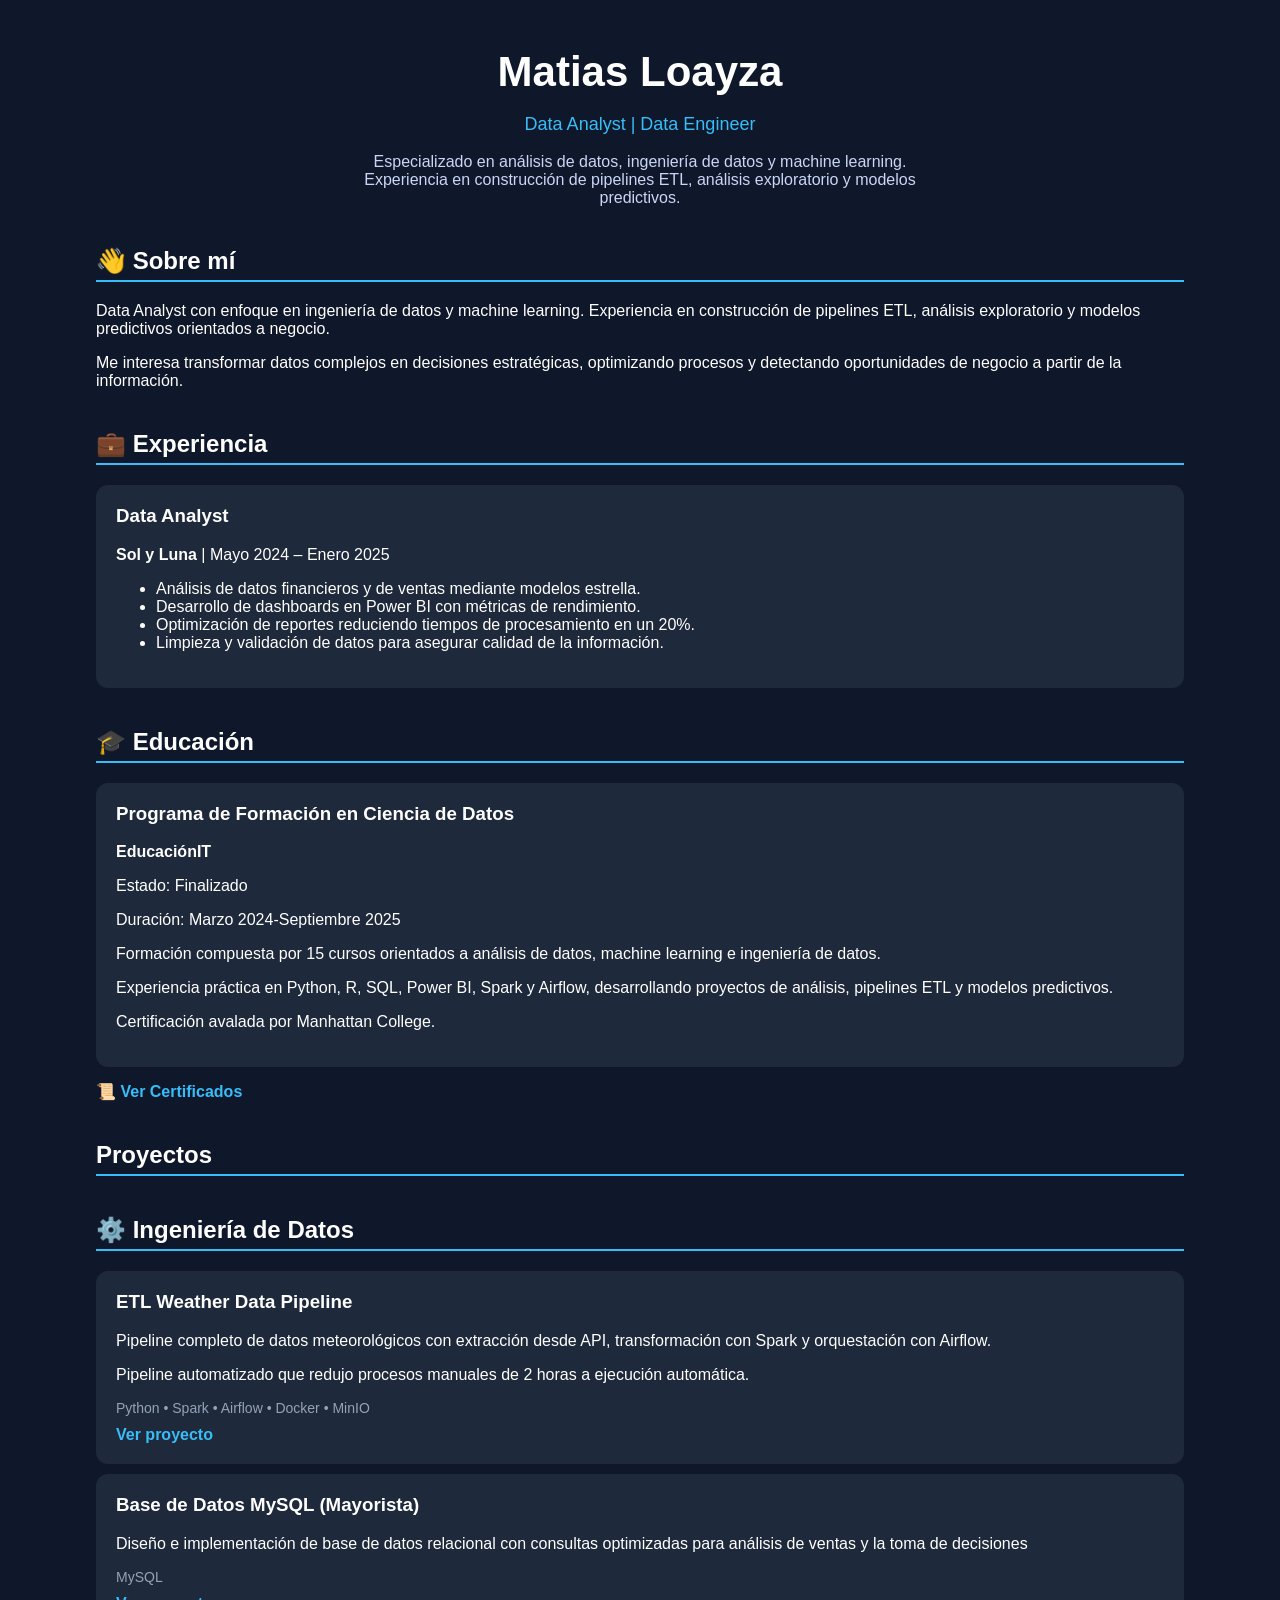
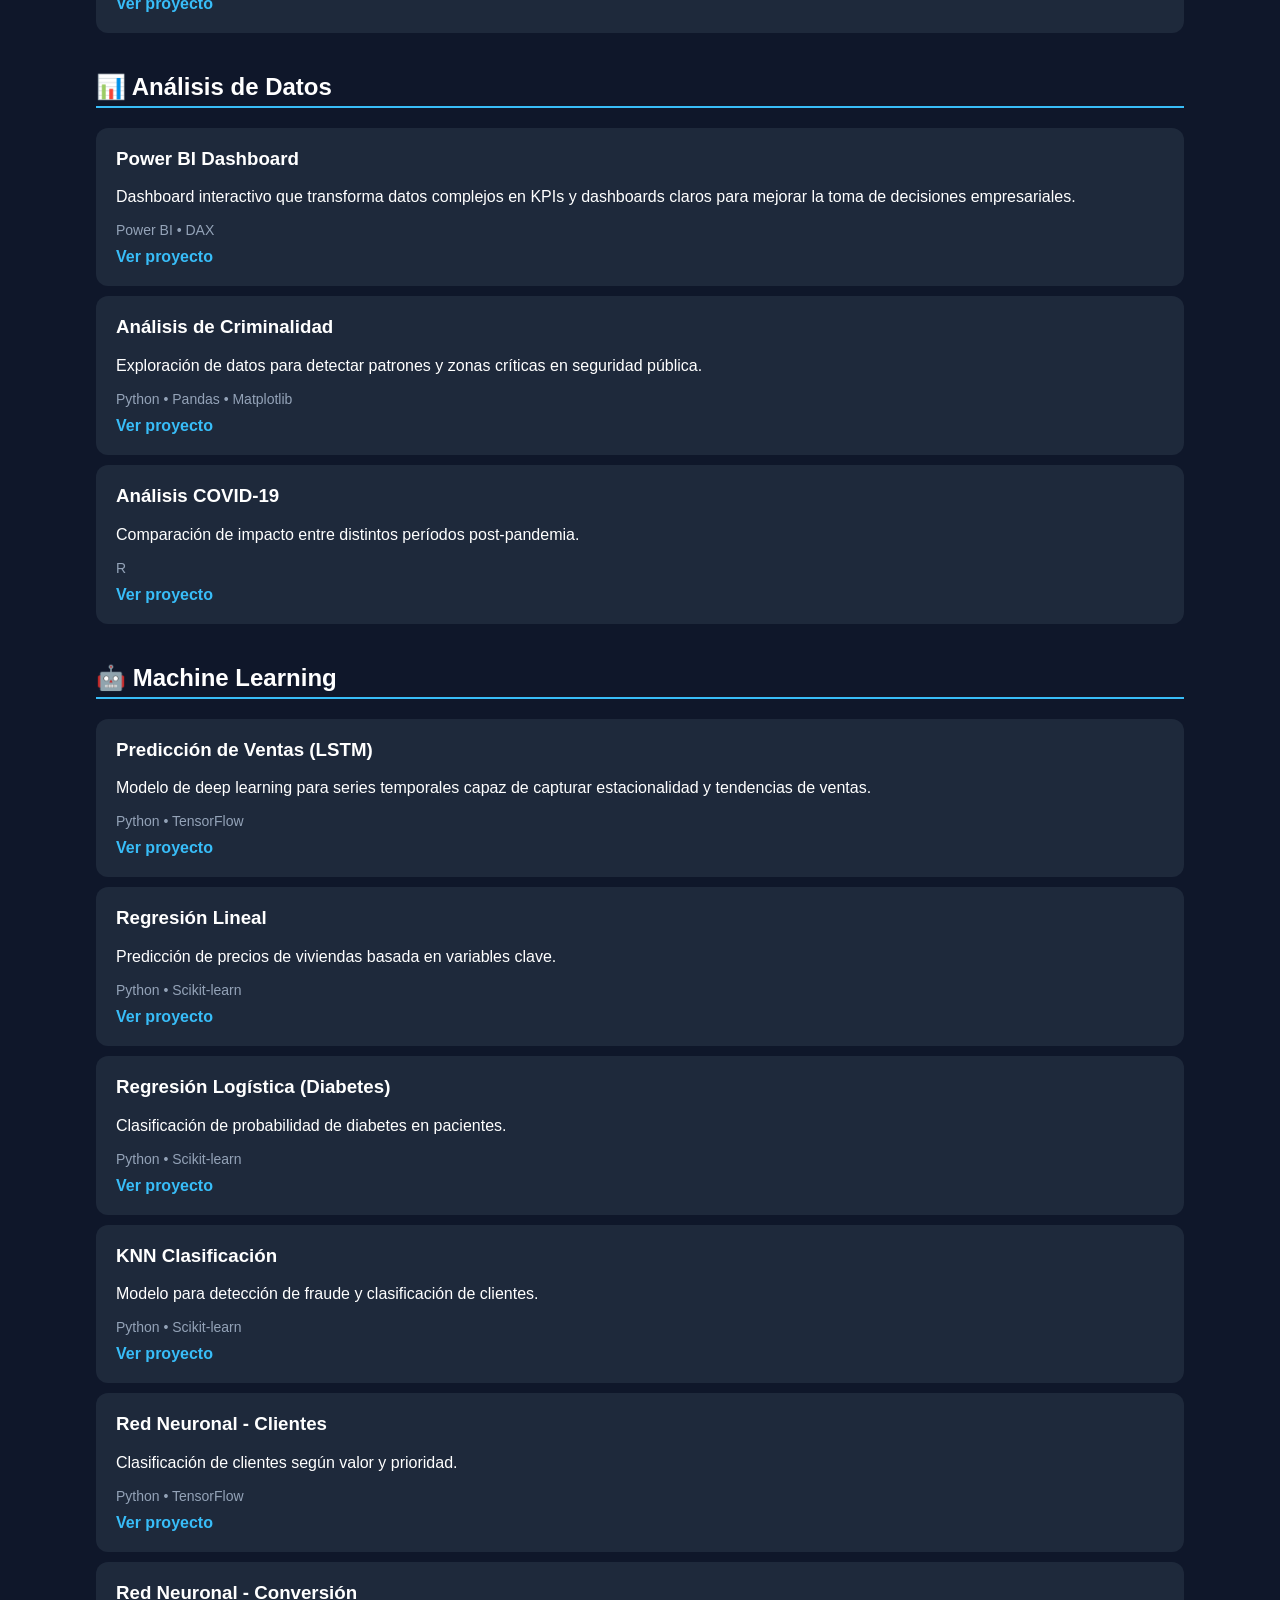
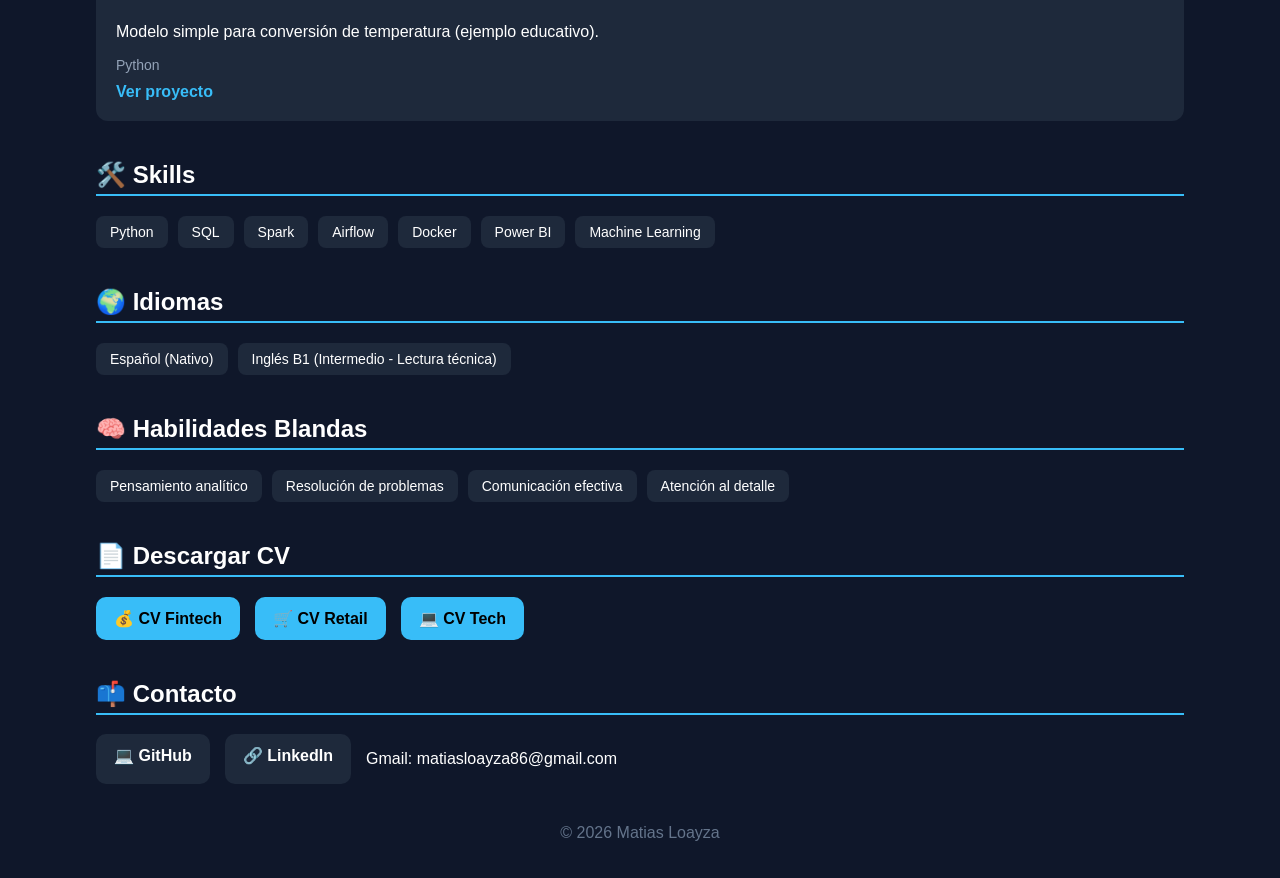
<file: index.html>
<!DOCTYPE html>
<html lang="es">
<title>Matias Loayza | Data Portfolio</title>
<head>
  <meta charset="UTF-8">
  <link rel="icon" href="M.png">
  <link rel="stylesheet" href="styles.css">
</head>

<body>

<div class="container">

  <!-- HEADER -->
  <header>
    <h1>Matias Loayza</h1>
    <p class="subtitle">Data Analyst | Data Engineer</p>
    <p class="description">
      Especializado en análisis de datos, ingeniería de datos y machine learning.
      Experiencia en construcción de pipelines ETL, análisis exploratorio y modelos predictivos.
    </p>
  </header>

<section>
  <h2>👋 Sobre mí</h2>

  <p>
     Data Analyst con enfoque en ingeniería de datos y machine learning.
     Experiencia en construcción de pipelines ETL, análisis exploratorio
     y modelos predictivos orientados a negocio.
</p>

  <p>
    Me interesa transformar datos complejos en decisiones estratégicas, optimizando procesos
    y detectando oportunidades de negocio a partir de la información.
  </p>
</section>
  
  <section>
  <h2>💼 Experiencia</h2>

  <div class="card">
    <h3>Data Analyst</h3>
    <p><strong>Sol y Luna</strong> | Mayo 2024 – Enero 2025</p>

    <ul>
      <li>Análisis de datos financieros y de ventas mediante modelos estrella.</li>
      <li>Desarrollo de dashboards en Power BI con métricas de rendimiento.</li>
      <li>Optimización de reportes reduciendo tiempos de procesamiento en un 20%.</li>
      <li>Limpieza y validación de datos para asegurar calidad de la información.</li>
    </ul>
  </div>

</section>

<section>
  <h2>🎓 Educación</h2>

  <div class="card">
    <h3>Programa de Formación en Ciencia de Datos</h3>
    <p><strong>EducaciónIT</strong></p>
    <p>Estado: Finalizado</p>
    <p> Duración: Marzo 2024-Septiembre 2025</p>
    <p>
      Formación compuesta por 15 cursos orientados a análisis de datos, machine learning e ingeniería de datos.
    </p>
    <p>
      Experiencia práctica en Python, R, SQL, Power BI, Spark y Airflow, desarrollando proyectos de análisis, pipelines ETL y modelos predictivos.
    </p>
    <p>
      Certificación avalada por Manhattan College.
    </p>
  </div>
  <a href="Certificados.html" class="cv-buttons">
  📜 Ver Certificados
  </a>
</section>

<h2>Proyectos</h2>
  <!-- DATA ENGINEERING -->
  <section>
    <h2>⚙️ Ingeniería de Datos</h2>

    <div class="card">
      <h3>ETL Weather Data Pipeline</h3>
      <p>
        Pipeline completo de datos meteorológicos con extracción desde API,
        transformación con Spark y orquestación con Airflow.
      </p>
      <p>
  Pipeline automatizado que redujo procesos manuales de 2 horas a ejecución automática.
</p>
      <p class="tech">Python • Spark • Airflow • Docker • MinIO</p>
      <a href="https://github.com/miguel00617/Open_Meteo" target="_blank">Ver proyecto</a>
    </div>

    <div class="card">
      <h3>Base de Datos MySQL (Mayorista)</h3>
      <p>
        Diseño e implementación de base de datos relacional con consultas optimizadas
        para análisis de ventas y la toma de decisiones
      </p>
      <p class="tech">MySQL</p>
      <a href="https://github.com/miguel00617/Database-Missi-Pet" target="_blank">Ver proyecto</a>
    </div>

  </section>

  <!-- DATA ANALYSIS -->
  <section>
    <h2>📊 Análisis de Datos</h2>

    <div class="card">
      <h3>Power BI Dashboard</h3>
      <p>
        Dashboard interactivo que transforma datos complejos en KPIs y dashboards claros para mejorar la toma de decisiones empresariales.
      </p>
      <p class="tech">Power BI • DAX</p>
      <a href="https://github.com/miguel00617/AD-en-Power-Bi" target="_blank">Ver proyecto</a>
    </div>

    <div class="card">
      <h3>Análisis de Criminalidad</h3>
      <p>
        Exploración de datos para detectar patrones y zonas críticas
        en seguridad pública.
      </p>
      <p class="tech">Python • Pandas • Matplotlib</p>
      <a href="https://github.com/miguel00617/AD-con-Python" target="_blank">Ver proyecto</a>
    </div>

    <div class="card">
      <h3>Análisis COVID-19</h3>
      <p>Comparación de impacto entre distintos períodos post-pandemia.</p>
      <p class="tech">R</p>
      <a href="https://github.com/miguel00617/AD-R" target="_blank">Ver proyecto</a>
    </div>

  </section>

  <!-- MACHINE LEARNING -->
  <section>
    <h2>🤖 Machine Learning</h2>

    <div class="card">
      <h3>Predicción de Ventas (LSTM)</h3>
      <p>
        Modelo de deep learning para series temporales capaz de capturar
        estacionalidad y tendencias de ventas.
      </p>
      <p class="tech">Python • TensorFlow</p>
      <a href="https://github.com/miguel00617/Prediccion_VentasRNN" target="_blank">Ver proyecto</a>
    </div>

    <div class="card">
      <h3>Regresión Lineal</h3>
      <p>Predicción de precios de viviendas basada en variables clave.</p>
      <p class="tech">Python • Scikit-learn</p>
      <a href="https://github.com/miguel00617/RegresionLineal_Proyecto" target="_blank">Ver proyecto</a>
    </div>

    <div class="card">
      <h3>Regresión Logística (Diabetes)</h3>
      <p>Clasificación de probabilidad de diabetes en pacientes.</p>
      <p class="tech">Python • Scikit-learn</p>
      <a href="https://github.com/miguel00617/Regresion-Logistica-Diabetes" target="_blank">Ver proyecto</a>
    </div>

    <div class="card">
      <h3>KNN Clasificación</h3>
      <p>Modelo para detección de fraude y clasificación de clientes.</p>
      <p class="tech">Python • Scikit-learn</p>
      <a href="https://github.com/miguel00617/K-Vecinos" target="_blank">Ver proyecto</a>
    </div>

    <div class="card">
      <h3>Red Neuronal - Clientes</h3>
      <p>Clasificación de clientes según valor y prioridad.</p>
      <p class="tech">Python • TensorFlow</p>
      <a href="https://github.com/miguel00617/Red-Neuronal-Clientes" target="_blank">Ver proyecto</a>
    </div>

    <div class="card">
      <h3>Red Neuronal - Conversión</h3>
      <p>Modelo simple para conversión de temperatura (ejemplo educativo).</p>
      <p class="tech">Python</p>
      <a href="https://github.com/miguel00617/Conversion-de-Temperatura" target="_blank">Ver proyecto</a>
    </div>


  </section>

  <!-- SKILLS -->
  <section>
    <h2>🛠️ Skills</h2>
    <div class="skills">
      <span>Python</span>
      <span>SQL</span>
      <span>Spark</span>
      <span>Airflow</span>
      <span>Docker</span>
      <span>Power BI</span>
      <span>Machine Learning</span>
    </div>
  </section>

  <section>
  <h2>🌍 Idiomas</h2>

  <div class="skills">
    <span>Español (Nativo)</span>
    <span>Inglés B1 (Intermedio - Lectura técnica)</span>
  </div>
</section>


<section>
  <h2>🧠 Habilidades Blandas</h2>

  <div class="skills">
    <span>Pensamiento analítico</span>
    <span>Resolución de problemas</span>
    <span>Comunicación efectiva</span>
    <span>Atención al detalle</span>
  </div>
</section>

<section>
  <h2>📄 Descargar CV</h2>

  <div class="cv-buttons">

    <a href="cv/Cv-Fintech-Matias Loayza.pdf (2).pdf" target="_blank">
      💰 CV Fintech
    </a>

    <a href="cv/CV_Retail_MatiasLoayza (1).pdf" target="_blank">
      🛒 CV Retail
    </a>

    <a href="cv/CV_Tech_MatiasLoayza (3).pdf" target="_blank">
      💻 CV Tech
    </a>

  </div>
</section>

  <section>
  <h2>📫 Contacto</h2>

  <div class="contact">
    <a href="https://github.com/miguel00617/My-Portfolio" target="_blank">
      💻 GitHub
    </a>
    <a href="https://www.linkedin.com/in/matias-loayza-317051259" target="_blank">
  🔗 LinkedIn
    </a>
    <p>Gmail: matiasloayza86@gmail.com</p>
  </div>
</section>

  <!-- FOOTER -->
  <footer>
    <p>© 2026 Matias Loayza</p>
  </footer>

</div>

</body>
</html>
</file>
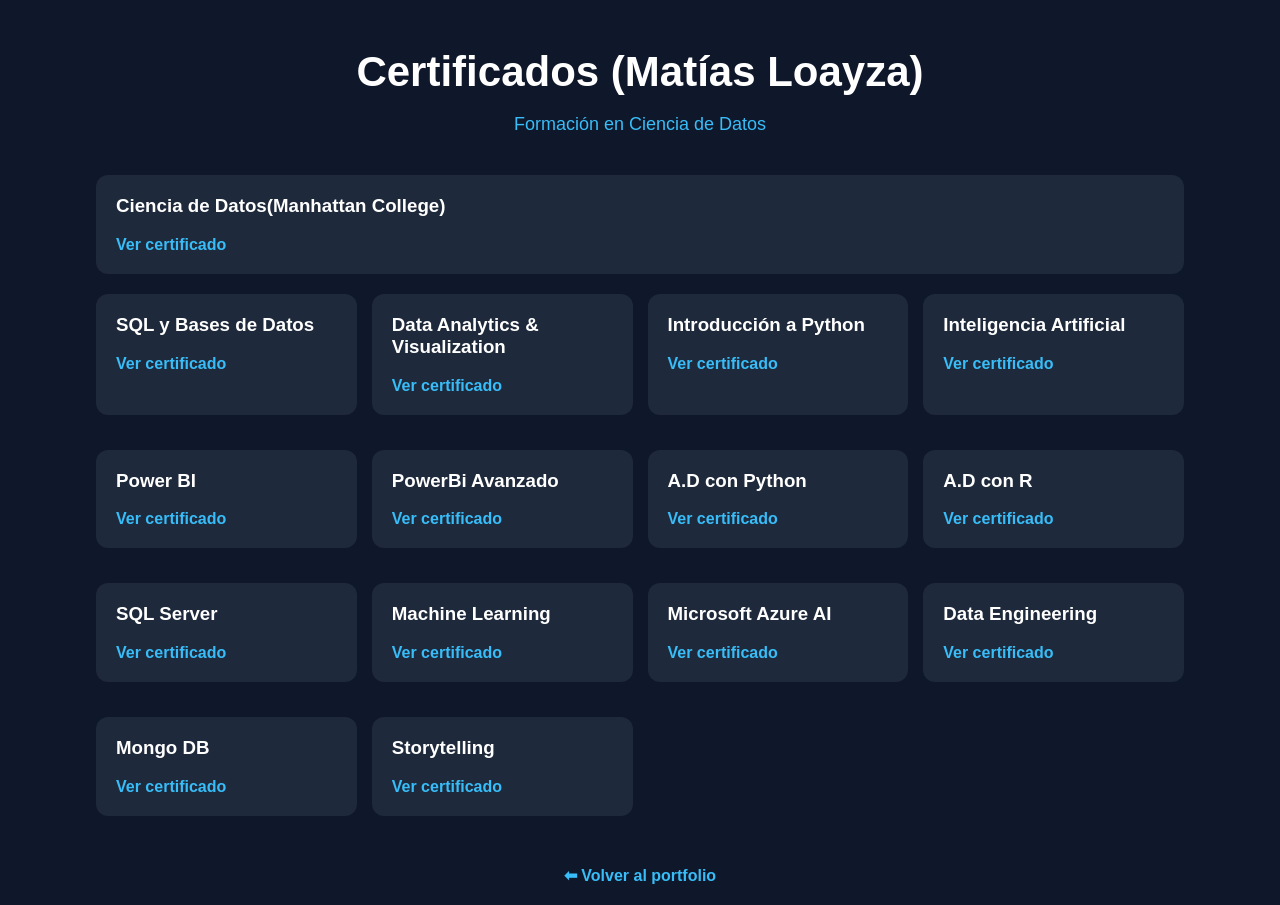
<file: Certificados.html>
<!DOCTYPE html>
<html lang="es">
<head>
  <meta charset="UTF-8">
  <title>Certificados | Matias Loayza</title>
  <link rel="icon" href="M.png">
  <link rel="stylesheet" href="styles.css">
</head>

<body>

<div class="container">

  <header>
    <h1>Certificados (Matías Loayza)</h1>
    <p class="subtitle">Formación en Ciencia de Datos</p>
  </header>

  <section>

    <div class="card">
        <h3>Ciencia de Datos(Manhattan College)</h3>
        <a href="Certificados/Certificado-Carrera-Data-Science-EducaciónIT (1).pdf" target="_blank">Ver certificado</a>
      </div>


    <div class="grid">

      <div class="card">
        <h3>SQL y Bases de Datos</h3>
        <a href="Certificados/Certificado-Introducción-a-Bases-de-Datos-y-SQL-EducaciónIT.pdf" target="_blank">Ver certificado</a>
      </div>

      <div class="card">
        <h3>Data Analytics & Visualization</h3>
        <a href="Certificados/Certificado-Data-Analytics-&-Visualization-EducaciónIT.pdf" target="_blank">Ver certificado</a>
      </div>
      
      <div class="card">
        <h3>Introducción a Python</h3>
        <a href="Certificados/Certificado-Introducción-a-Python-EducaciónIT (1).pdf" target="_blank">Ver certificado</a>
      </div>

      <div class="card">
        <h3>Inteligencia Artificial</h3>
        <a href="Certificados/Certificado-Introducción-a-la-inteligencia-artificial-y-Prompt-Engineering-EducaciónIT.pdf" target="_blank">Ver certificado</a>
      </div>

      <div class="card">
        <h3>Power BI</h3>
        <a href="Certificados/Certificado-Power-BI-EducaciónIT.pdf" target="_blank">Ver certificado</a>
      </div>

      <div class="card">
        <h3>PowerBi Avanzado</h3>
        <a href="Certificados/Certificado-Power-BI-avanzado-EducaciónIT - copia.pdf" target="_blank">Ver certificado</a>
      </div>

      <div class="card">
        <h3>A.D con Python</h3>
        <a href="Certificados/Certificado-Python-para-Análisis-de-Datos-EducaciónIT.pdf" target="_blank">Ver certificado</a>
      </div>

      <div class="card">
        <h3>A.D con R</h3>
        <a href="Certificados/Certificado-Análisis-de-Datos-con-Lenguaje-R-EducaciónIT.pdf" target="_blank">Ver certificado</a>
      </div>
      
      <div class="card">
        <h3>SQL Server</h3>
        <a href="Certificados/Certificado-SQL-Server-Programming-2019-EducaciónIT.pdf" target="_blank">Ver certificado</a>
      </div>

      <div class="card">
        <h3>Machine Learning</h3>
        <a href="Certificados/Certificado-Machine-Learning-EducaciónIT (1).pdf" target="_blank">Ver certificado</a>
      </div>

      <div class="card">
        <h3>Microsoft Azure AI</h3>
        <a href="Certificados/Certificado-Microsoft-Azure-AI-Fundamentals-(AI-900T00)-EducaciónIT.pdf" target="_blank">Ver certificado</a>
      </div>

      <div class="card">
        <h3>Data Engineering</h3>
        <a href="Certificados/Certificado-Data-Engineer-(Big-data,-Spark-y-Hadoop)-EducaciónIT (1).pdf" target="_blank">Ver certificado</a>
      </div>

      <div class="card">
        <h3>Mongo DB</h3>
        <a href="Certificados/Certificado-Introducción-a-MongoDB-EducaciónIT (1).pdf" target="_blank">Ver certificado</a>
      </div>

      <div class="card">
        <h3>Storytelling</h3>
        <a href="Certificados/Certificado-Storytelling-EducaciónIT.pdf" target="_blank">Ver certificado</a>
      </div>

      
    </div>

  </section>

  <footer>
    <a href="index.html">⬅ Volver al portfolio</a>
  </footer>

</div>

</body>
</html>
</file>
<file: styles.css>
/* RESET */
body {
    margin: 0;
    font-family: Arial, sans-serif;
    background: #0f172a;
    color: white;
}

/* CONTENEDOR */
.container {
    width: 85%;
    margin: auto;
    padding: 20px;
}

/* HEADER */
header {
    text-align: center;
    margin-bottom: 40px;
}

h1 {
    font-size: 42px;
    margin-bottom: 10px;
}

.subtitle {
    font-size: 18px;
    color: #38bdf8;
}

.description {
    max-width: 600px;
    margin: auto;
    color: #cbd5f5;
}

/* TITULOS */
h2 {
    margin-top: 40px;
    border-bottom: 2px solid #38bdf8;
    padding-bottom: 5px;
}

/* GRID PROYECTOS */
.grid {
    display: grid;
    grid-template-columns: repeat(auto-fit, minmax(250px, 1fr));
    gap: 15px;
}

/* CARDS */
.card {
    background: #1e293b;
    padding: 20px;
    margin: 10px 0;
    border-radius: 12px;
    transition: transform 0.2s, box-shadow 0.2s;
}

.card:hover {
    transform: scale(1.03);
    box-shadow: 0 0 15px rgba(56, 189, 248, 0.3);
}

.card h3 {
    margin-top: 0;
}

.tech {
    color: #94a3b8;
    font-size: 14px;
    margin: 10px 0;
}

.cv-buttons {
    display: flex;
    flex-wrap: wrap;
    gap: 15px;
    margin-top: 15px;
}

.cv-buttons a {
    background: #38bdf8;
    color: black;
    padding: 12px 18px;
    border-radius: 10px;
    text-decoration: none;
    font-weight: bold;
    transition: 0.2s;
}

.cv-buttons a:hover {
    background: white;
}

/* LINKS */
a {
    color: #38bdf8;
    text-decoration: none;
    font-weight: bold;
}

a:hover {
    text-decoration: underline;
}

.card {
    opacity: 0;
    transform: translateY(20px);
    animation: fadeIn 0.6s forwards;
}

@keyframes fadeIn {
    to {
        opacity: 1;
        transform: translateY(0);
    }
}

/* SKILLS */
.skills {
    display: flex;
    flex-wrap: wrap;
    gap: 10px;
    margin-top: 15px;
}

.skills span {
    background: #1e293b;
    padding: 8px 14px;
    border-radius: 8px;
    font-size: 14px;
}

/* CONTACTO */
.contact {
    display: flex;
    flex-wrap: wrap;
    gap: 15px;
    margin-top: 15px;
}

.contact a {
    background: #1e293b;
    padding: 12px 18px;
    border-radius: 10px;
    color: white;
    transition: 0.2s;
}

.contact a:hover {
    background: #38bdf8;
    color: black;
}

.github-stats {
    display: flex;
    justify-content: center;
    margin-top: 20px;
}

.github-stats img {
    max-width: 100%;
    border-radius: 10px;
}

/* FOOTER */
footer {
    text-align: center;
    margin-top: 40px;
    color: #64748b;
}

/* RESPONSIVE */
@media (max-width: 600px) {
    h1 {
        font-size: 32px;
    }

    .container {
        width: 95%;
    }
}
</file>
